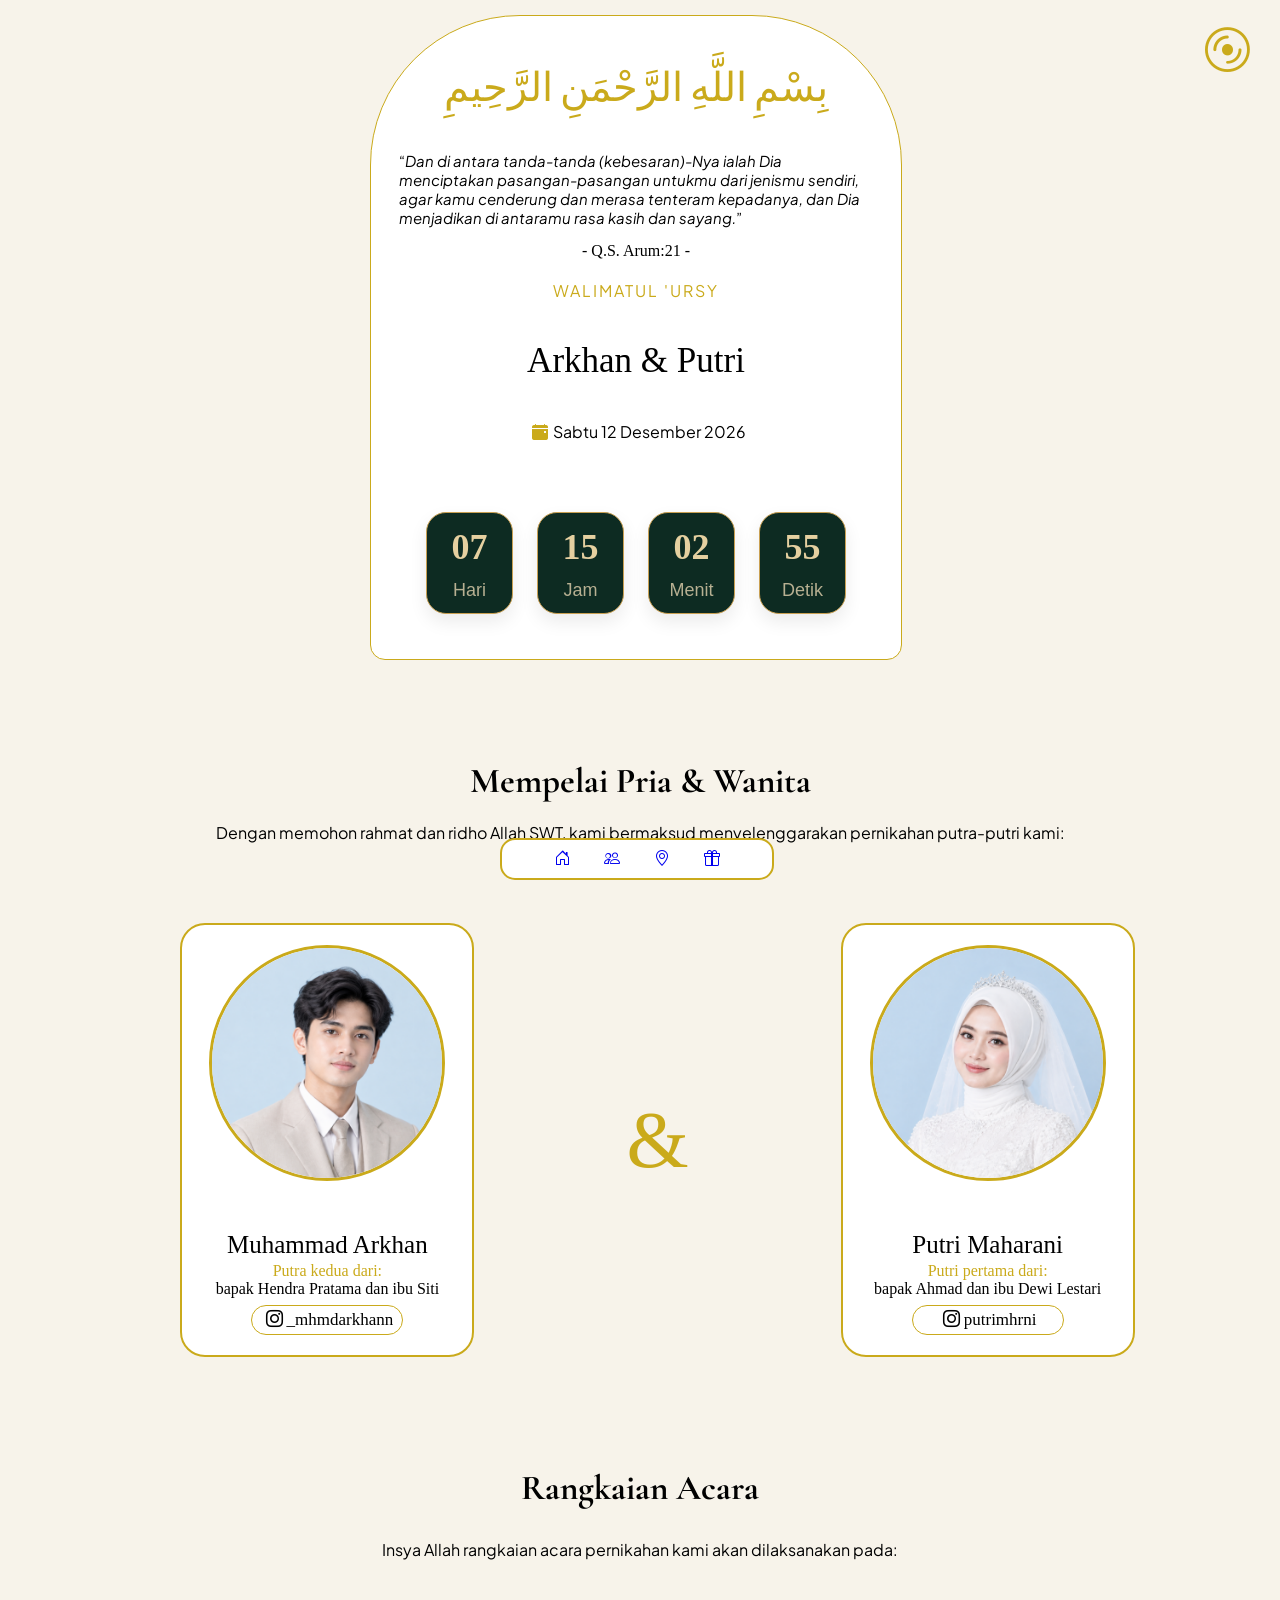
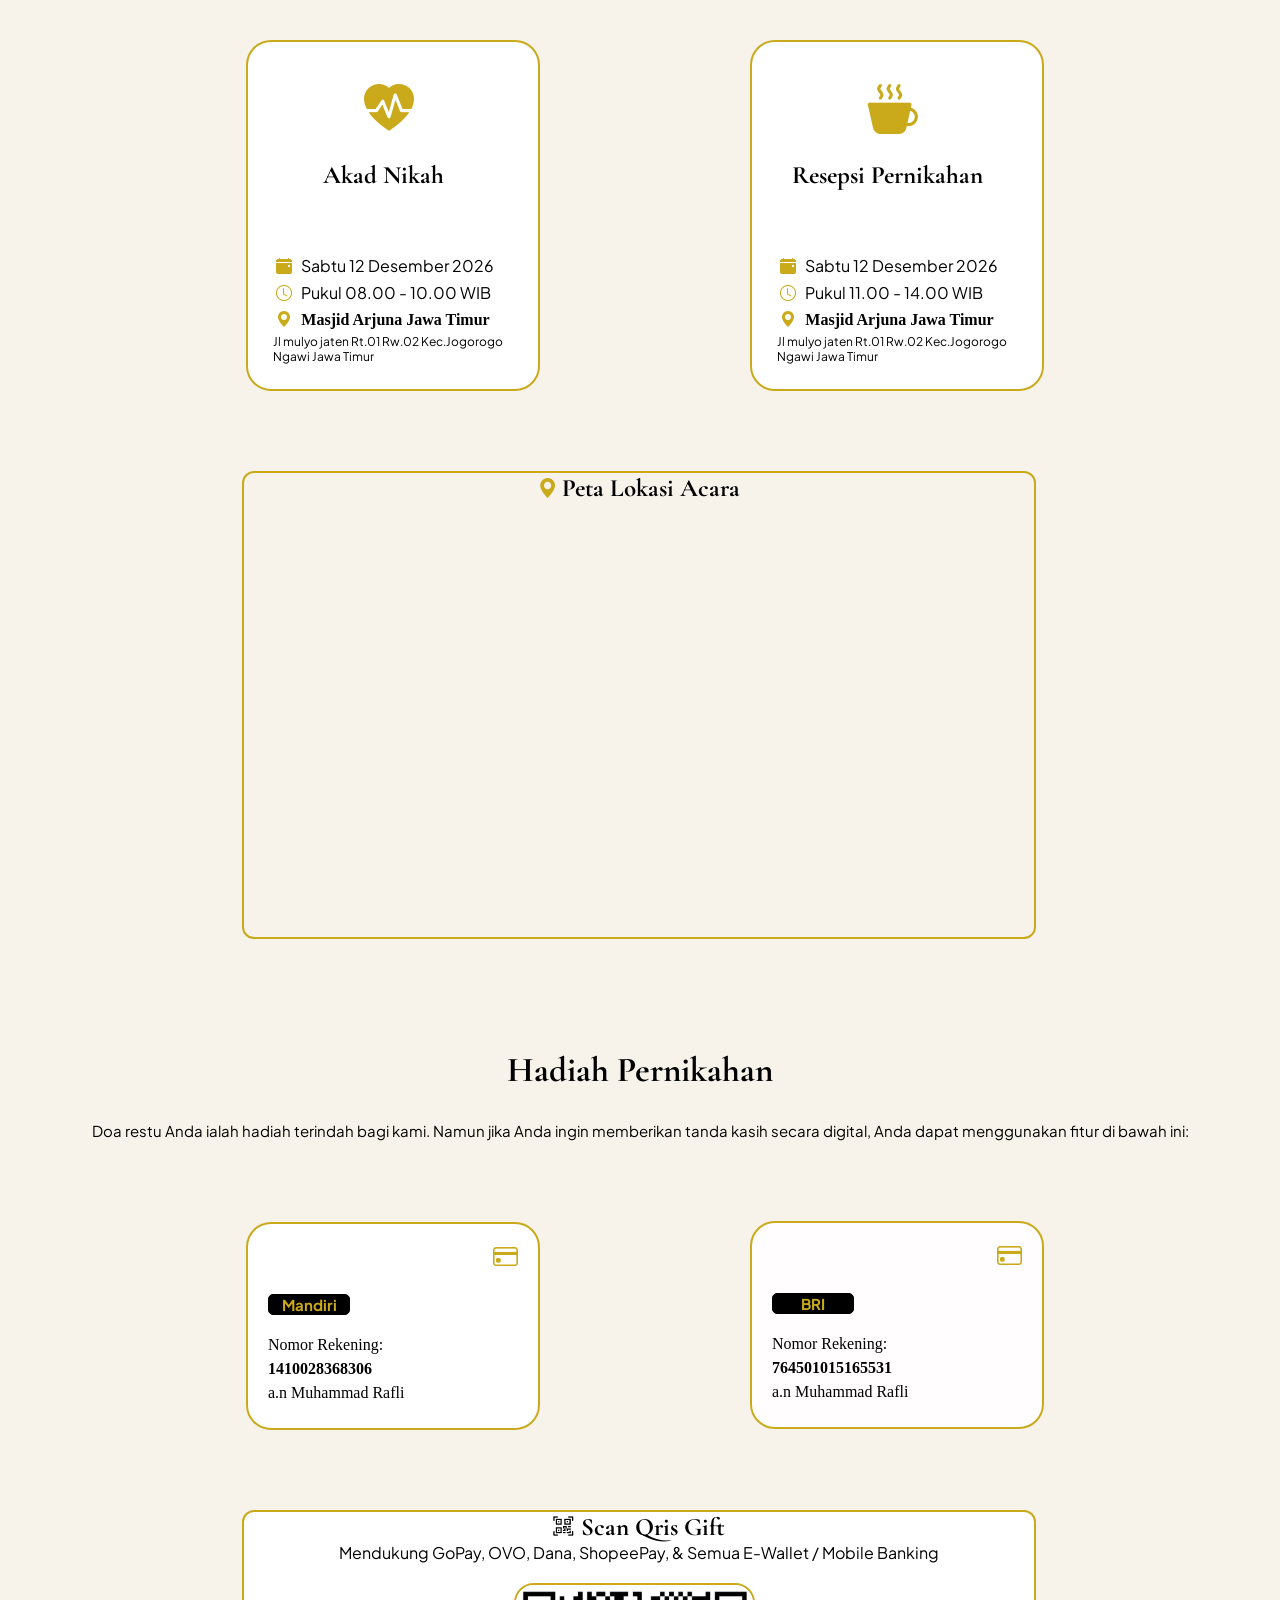
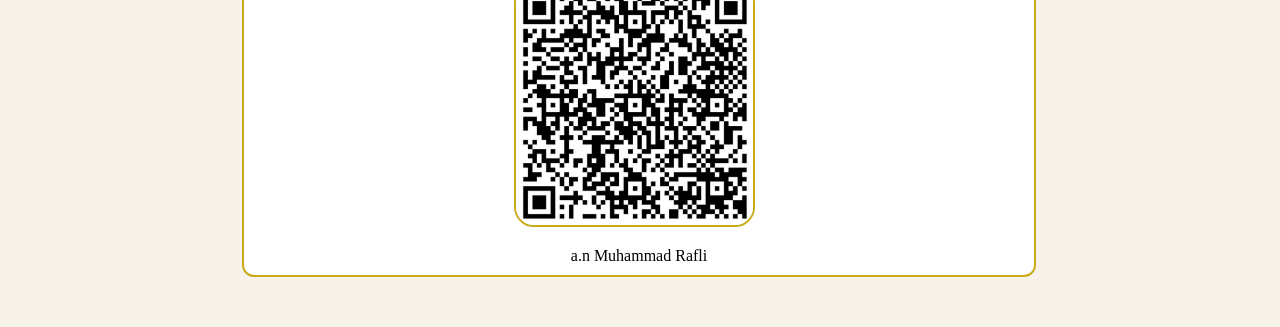
<file: undangan.html>
<!DOCTYPE html>
<html lang="en">
<head>
    <meta charset="UTF-8">
    <meta name="viewport" content="width=device-width, initial-scale=1.0">
    <title>Undangan digital</title>
    <link rel="stylesheet" href="undangan_style.css">

    <link rel="preconnect" href="https://fonts.googleapis.com">
    <link rel="preconnect" href="https://fonts.gstatic.com" crossorigin>
    <link href="https://fonts.googleapis.com/css2?family=Cormorant+Garamond:ital,wght@0,400;0,600;1,400&family=Plus+Jakarta+Sans:wght@400;500;600&display=swap" rel="stylesheet">
    <link rel="stylesheet" href="https://cdn.jsdelivr.net/npm/bootstrap-icons@1.13.2/font/bootstrap-icons.min.css">
</head>

<body>

    <div class="container-menu">
        <div>
            <a href="#slide-pertama"><i class="bi-house-door"></i></a>
            <a href="#slide-kedua"><i class="bi-people"></i></a>
            <a href="#slide-ketiga" ><i class="bi-geo-alt"></i></a>
            <a href="#slide-keempat"><i class="bi-gift"></i></a>
        </div>
    </div>

    <div id="audio-container">
        <audio id="song" loop>
            <source src="asset/mp3/audio.mp3" type="audio/mpeg">
        </audio>

        <div class="audio-icon-wrapper" id="audioBtn">
            <i class="bi bi-disc"></i>
        </div>
    </div>

    <div class="first-slide" id="slide-pertama">
        <div class="mempelai">
            <blockquote id="bismilah">
                بِسْمِ اللَّهِ الرَّحْمَنِ الرَّحِيمِ
            </blockquote>

            <q id="surah-arum"><i>Dan di antara tanda-tanda (kebesaran)-Nya ialah Dia menciptakan pasangan-pasangan untukmu dari jenismu sendiri, agar kamu cenderung dan merasa tenteram kepadanya, dan Dia menjadikan di antaramu rasa kasih dan sayang.</i></q>
            <p id="nama-surah">- Q.S. Arum:21 -</p>

            <p id="walimatul">WALIMATUL 'URSY</p>
            <p id="name">Arkhan & Putri</p>
            <p id="day"><i class="bi bi-calendar-event-fill"></i>Sabtu 12 Desember 2026</p>

            <div class="countdown">
                <div class="countdown-box">
                    <span id="hari">00</span>
                    <p>Hari</p>
                </div>

                <div class="countdown-box">
                    <span id="jam">00</span>
                    <p>Jam</p>
                </div>

                <div class="countdown-box">
                    <span id="menit">00</span>
                    <p>Menit</p>
                </div>

                <div class="countdown-box">
                    <span id="detik">00</span>
                    <p>Detik</p>
                </div>
            </div>

        </div>
        
    </div >

        <div class="mempelai-pengantin" id="slide-kedua">
            <h3 id="header-mempelai">Mempelai Pria & Wanita</h3>
            <p>Dengan memohon rahmat dan ridho Allah SWT, kami bermaksud menyelenggarakan pernikahan putra-putri kami:</p>  
        </div>

    
    <div class="card-mempelai">
        <div class="mempelai-pria">
            <img src="asset/jpg/Pengantin pria.png" alt="gambar-pria">
            <p id="nama-pria">Muhammad Arkhan</p>
            <p id="anak-dari">Putra kedua dari:</p>
            <p>bapak Hendra Pratama dan ibu Siti</p>
            <p id="ig-pria"><i class="bi bi-instagram"></i>_mhmdarkhann</p>
        </div>

        <div class="dan">
            <p>&</p>
        </div>
        
         <div class="mempelai-wanita">
            <img src="asset/jpg/Pengantin wanita.png" alt="gambar-wanita">
            <p id="nama-wanita">Putri Maharani</p>
            <p id="anak-dari">Putri pertama dari:</p>
            <p>bapak Ahmad dan ibu Dewi Lestari</p>
            <p id="ig-wanita"><i class="bi bi-instagram"></i>putrimhrni</p>
        </div>      
    </div>

    <div class="pelaksanaan" id="slide-ketiga">
        <h3 id="header-pelaksanaan">Rangkaian Acara</h3>
        <p>Insya Allah rangkaian acara pernikahan kami akan dilaksanakan pada:</p>
    </div>

    <div class="card-pelaksanaan">
        <div class="akad-nikah">
            <i class="bi-heart-pulse-fill"></i>
            <b id="nama-acara-1">Akad Nikah</b>
            <p id="icon"><i class="bi-calendar-event-fill"></i>Sabtu 12 Desember 2026</p>
            <p id="jam-akad"><i class="bi-clock"></i>Pukul 08.00 - 10.00 WIB</p>
            <b><i class="bi-geo-alt-fill"></i>Masjid Arjuna Jawa Timur</b>
            <p id="jalan">Jl mulyo jaten Rt.01 Rw.02 Kec.Jogorogo Ngawi Jawa Timur</p>
        </div>

        <div class="resepsi">
            <i class="bi-cup-hot-fill"></i>
            <b id="nama-acara-2">Resepsi Pernikahan</b>
            <p id="icon"><i class="bi-calendar-event-fill"></i>Sabtu 12 Desember 2026</p>
            <p id="jam-resepsi"><i class="bi-clock"></i>Pukul 11.00 - 14.00 WIB</p>
            <b><i class="bi-geo-alt-fill"></i>Masjid Arjuna Jawa Timur</b>
            <p id="jalan">Jl mulyo jaten Rt.01 Rw.02 Kec.Jogorogo Ngawi Jawa Timur</p>
        </div>

    </div>

    <div class="lokasi" >
        <h3><i class="bi-geo-alt-fill"></i>Peta Lokasi Acara</h3>
        <div class="map">
            <iframe src="https://www.google.com/maps/embed?pb=!1m18!1m12!1m3!1d247.1979364326334!2d111.23728658903937!3d-7.556764553412931!2m3!1f0!2f0!3f0!3m2!1i1024!2i768!4f13.1!3m3!1m2!1s0x2e79f305875b77e9%3A0xf40919f943d52fe6!2sMasjid%20arjuno!5e0!3m2!1sid!2sid!4v1792265053072!5m2!1sid!2sid"
            width="600" 
            height="450" 
            style="border:0;
            " allowfullscreen="" 
            loading="lazy" 
            referrerpolicy="strict-origin-when-cross-origin"
            ></iframe>
        </div>
    </div>

    <div class="hadiah-pernikahan" id="slide-keempat">
        <h3>Hadiah Pernikahan</h3>
        <p>Doa restu Anda ialah hadiah terindah bagi kami. Namun jika Anda ingin memberikan tanda kasih secara digital, Anda dapat menggunakan fitur di bawah ini:</p>
    </div>
    
    <div class="card-hadiah">
        <div class="mandiri">
            <i class="bi-credit-card"></i>
            <p id="bank-m">Mandiri</p>
            <p id="norek">Nomor Rekening:</p>
            <b>1410028368306</b>
            <p id="nomor">a.n Muhammad Rafli</p>
        </div>

        <div class="bri">
            <i class="bi-credit-card"></i>
            <p id="bank-b">BRI</p>
            <p id="norek">Nomor Rekening:</p>
            <b>764501015165531</b>
            <p id="nomor">a.n Muhammad Rafli</p>
        </div>
    </div>

    <div class="qris">
        <h5><i class="bi-qr-code-scan"></i>Scan Qris Gift</h5>
        <p>Mendukung GoPay, OVO, Dana, ShopeePay, & Semua E-Wallet / Mobile Banking</p>
        <img src="asset/jpg/qriss.jpeg" alt="scan-qr">
        <p id="nama-qr">a.n Muhammad Rafli</p>
    </div>

</body>

<script src="script.js"></script>

</html>
</file>
<file: undangan_style.css>
*{
    margin: 0;
    padding: 0;
    
}

html{
    scroll-behavior: smooth;
}

body{
    background-color: #F7F3EA;
}

.mempelai{
    display: flex;
    flex-direction: column;
    justify-content: center;
    align-items: center;
    border: 1px solid #caaa1b;
    width:500px;
    margin-left: 370px;
    margin-top: 15px;
    padding: 15px;
    border-radius: 150px 150px 15px 15px;
    background-color: white;

}

.mempelai p i{
    color: #caaa1b;
    margin: 5px;
}

#bismilah{
    margin-top: 15px;
    font-size: 40px;
    padding: 13px;
    color: #caaa1b;
    font-family: 'Plus Jakarta Sans', sans-serif;

}

#surah-arum{
    margin-top: 15px;
    font-size: 15px;
    margin-bottom: 2px;
    padding: 13px;
    font-family: 'Plus Jakarta Sans', sans-serif;

}



#walimatul{
    margin:20px;
    color: #caaa1b;
    font-family: 'Plus Jakarta Sans', sans-serif;
    letter-spacing: 2px;
}

#name{
    margin:20px;
    font-size: 35px;
}

#day{
    margin: 20px;
    margin-bottom: 40px;
    font-family: 'Plus Jakarta Sans', sans-serif;
}

.first-slide{
    background-color: #F7F3EA;
    scroll-margin-top: 70px; 
}

#header-mempelai{
    font-size: 35px;
    margin: 20px;
    font-family: 'Cormorant Garamond', serif;
    scroll-margin-top: 70px; 
}

.mempelai-pengantin{
    display: flex;
    flex-direction: column;
    align-items: center;
    justify-content: center;
    margin: 80px;
}

.mempelai-pengantin p{
    font-family: 'Plus Jakarta Sans', sans-serif;
}

.card-mempelai{
    display: flex;
    align-items: center;
    justify-content: center;
    gap: 2px;
}


.mempelai-pria{
    display: flex;
    flex-direction: column;
    width: 250px;
    border: 2px solid #caaa1b;
    border-radius: 25px;
    align-items: center;
    justify-content: center;
    padding: 20px;
    margin-left: 145px ;
    background-color: white;

    transition: all 0.3s ease;
}

.mempelai-pria:hover{
    box-shadow: 0 0 0 2px #caaa1b; 
    transform: translateY(-2px); 
}

.mempelai-pria img{
    border: 3px solid #caaa1b;
    border-radius: 1000px;
    width: 230px;
}

#nama-pria{
    margin-top: 50px;
    font-size: 25px;
    margin-bottom: 3px;
}

#ig-pria{
    display: flex;
    align-items: center;
    justify-content: center;
    margin-top: 7px;
    width: 150px;
    font-size: 17px;
    border: 1px solid #caaa1b;
    border-radius: 50px;
    transition: all 0.3s ease;
    transition-delay: 0.1s;
}

#ig-pria:hover{
    background-color: #caaa1b;
    color: white;
}

#ig-pria i{
    margin: 4px;
}

.dan{
    display: flex;
    align-items: center;
    justify-content: center;
    font-size: 80px;
    margin-left: 150px;
    color: #caaa1b;

}

.mempelai-wanita{
    display: flex;
    flex-direction: column;
    width: 250px;
    border: 2px solid #caaa1b;
    border-radius: 25px;
    align-items: center;
    justify-content: center;
    padding: 20px;
    margin-left: 150px ;
    margin-right: 110px;
    background-color: white;

    transition: all 0.3s ease;
}

.mempelai-wanita:hover{
    box-shadow: 0 0 0 2px #caaa1b; 
    transform: translateY(-2px); 
}

.mempelai-wanita img{
    border: 3px solid #caaa1b;
    border-radius: 1000px;
    width: 230px;
}

#nama-wanita{
    margin-top: 50px;
    font-size: 25px;
    margin-bottom: 3px;

}

#ig-wanita{
    display: flex;
    align-items: center;
    justify-content: center;
    margin-top: 7px;
    width: 150px;
    font-size: 17px;
    border: 1px solid #caaa1b;
    border-radius: 50px;
    transition: all 0.3s ease;
    transition-delay: 0.1s;
}

#ig-wanita:hover{
    background-color: #caaa1b;
    color: white;
}

#ig-wanita i{
    margin:4px;
}

#anak-dari{
    color: #caaa1b;
}

#header-pelaksanaan{
    font-size: 35px;
    margin: 30px;
    font-family: 'Cormorant Garamond', serif;
    scroll-margin-top: 70px; 
}

.pelaksanaan{
    display: flex;
    flex-direction: column;
    align-items: center;
    justify-content: center;
    margin: 80px;
   
}

.pelaksanaan p{
    font-family: 'Plus Jakarta Sans', sans-serif;
}

.card-pelaksanaan{
    display: flex;
    align-items: center;
    justify-content: center;
    gap: 40px;
}


.akad-nikah{
    display: flex;
    flex-direction: column;
    width: 250px;
    border: 2px solid #caaa1b;
    border-radius: 25px;
    align-items: center;
    justify-content: center;
    padding: 20px;
    margin-left: 10px ;
    background-color: white;
    
    transition: all 0.3s ease;
}

.akad-nikah:hover{
    box-shadow: 0 0 0 2px #caaa1b; 
    transform: translateY(-2px);
}

.akad-nikah i{
    margin-right: 9px;

}

#icon{
    margin-right: 21px;
}

#jam-akad{
    margin-right: 25px;
    margin-top: 1px;
    margin-bottom: 8px;

}

.akad-nikah b{
    margin-right: 20px;
}


.resepsi{
    display: flex;
    flex-direction: column;
    width: 250px;
    border: 2px solid #caaa1b;
    border-radius: 25px;
    align-items: center;
    justify-content: center;
    padding: 20px;
    margin-left: 170px ;
    background-color: white; 
    
    transition: all 0.3s ease;
}

.resepsi:hover{
    box-shadow: 0 0 0 2px #caaa1b; 
    transform: translateY(-2px);
}

.resepsi i{
    margin-right: 9px;
}

#jam-resepsi{
    margin-right: 37px;
    margin-top: 1px;
    margin-bottom: 8px;
}

.resepsi b{
    margin-right: 20px;
}

#jalan{
    font-size: 12px;
}
.bi-calendar-event-fill{
    color: #caaa1b;
}
.bi-clock{
    color: #caaa1b;
}

.bi-geo-alt-fill{
    color: #caaa1b;
}

#nama-acara-1{
    margin-top: 20px;
    margin-bottom: 60px;
    font-size: 25px;
    font-family: 'Cormorant Garamond', serif;
}

#nama-acara-2{
    margin-top: 20px;
    margin-bottom: 60px;
    font-size: 25px;
    font-family: 'Cormorant Garamond', serif;
}

.bi-cup-hot-fill{
    font-size: 50px;
    padding-top: 20px;
    color:#caaa1b;
}

.bi-heart-pulse-fill{
    font-size: 50px;
    padding-top: 20px;
    color: #caaa1b;
}

.lokasi{
    display: flex;
    flex-direction: column;
    justify-content: center;
    width: 790px;
    border: 2px solid #caaa1b;
    border-radius: 12px;
    margin-left: 242px;
    margin-top: 80px;
    margin-bottom: 50px;
}

.lokasi h3{
    font-family: 'Cormorant Garamond', serif;
    font-size: 25px;
    display: flex;
    justify-content: center;
}

.lokasi h3 i{
    font-size: 20px;
    margin-top: 4px;
    margin-right: 4px;
}

.map iframe{
    margin-left: 20px;
    margin-right: 20px;
    margin-top: 20px;
    margin-bottom: 10px;
    width: 750px;
    height: 400px;
    border-radius: 12px;
}

.countdown {
    display: flex;
    justify-content: center;
    align-items: center;
    gap: 24px;
    flex-wrap: wrap;
    margin: 30px auto;
}

.countdown-box {
    width: 85px;
    height: 100px;
    background-color: #0D2B22;
    border: 1px solid #C9A052;
    border-radius: 20px;
    box-shadow: 0 8px 18px rgba(0, 0, 0, 0.08);

    display: flex;
    flex-direction: column;
    justify-content: center;
    align-items: center;
}

.countdown-box span {
    font-family: Georgia, serif;
    font-size: 36px;
    font-weight: bold;
    color: #E5D0A0;
}

.countdown-box p {
    font-family: Arial, sans-serif;
    font-size: 18px;
    color: #B7B092;
    margin: 12px 0 0;
}

.btn-buka{
    width: 225px;
    height: 45px;
    border: 1px solid black;
    border-radius: 30px;
    cursor: pointer;
}

.card-pelaksanaan p {
    margin: 5px;
    font-family: 'Plus Jakarta Sans', sans-serif;
}

.hadiah-pernikahan{
    display: flex;
    flex-direction: column;
    align-items: center;
    justify-content: center;
    margin: 80px;
    scroll-margin-top: 70px; 
}
.hadiah-pernikahan h3 {
    font-size: 35px;
    margin: 30px;
    font-family: 'Cormorant Garamond', serif;
}

.hadiah-pernikahan p{
    font-family: 'Plus Jakarta Sans', sans-serif;
    font-size: 15px;
}

.card-hadiah{
    display: flex;
    align-items: center;
    justify-content: center;
    gap: 40px;
}

.mandiri{
    display: flex;
    flex-direction: column;
    width: 250px;
    border: 2px solid #caaa1b;
    border-radius: 25px;
    padding: 20px;
    margin-left: 10px ;
    background-color: white;  
    font-family: Georgia, serif;
    margin-top: 2px;
    transition: all 0.3s ease;
    transition-delay: 0.1s;
}

.mandiri:hover{
    box-shadow: 0 0 0 2px #caaa1b; 
    transform: translateY(-2px);
}

.bri{
    display: flex;
    flex-direction: column;
    width: 250px;
    border: 2px solid #caaa1b;
    border-radius: 25px;
    padding: 20px;
    margin-left: 170px ;
    background-color: rgb(255, 253, 253); 
    font-family: Georgia, serif;
    transition: all 0.3s ease;
    transition-delay: 0.1s;
    
}

.bri:hover{
    box-shadow: 0 0 0 2px #caaa1b; 
    transform: translateY(-2px);
}


#bank-m{
    border: 1px solid black;
    border-radius: 5px;
    width: 80px;
    display: flex;
    justify-content: center;
    align-items: center;
    font-size: 15px;
    color: #caaa1b;
    background-color: black;
    margin-bottom: 15px;
    font-family: 'Plus Jakarta Sans', sans-serif;
    font-weight: bold;
    
}

#bank-b{
    border: 1px solid black;
    border-radius: 5px;
    width: 80px;
    display: flex;
    justify-content: center;
    font-size: 15px;
    color: #caaa1b;
    background-color: black;
    margin-bottom: 15px;
    font-family: 'Plus Jakarta Sans', sans-serif;
    font-weight: bold;
}

#norek{
    margin-top: 6px;
    margin-bottom: 6px;
}

#nomor{
    margin-top: 6px;
    margin-bottom: 6px;
}

.bi-credit-card{
    font-size: 25px;
    display: flex;
    justify-content: right;
    margin-bottom: 25px;
    color: #caaa1b;

}

.qris{
    display: flex;
    flex-direction: column;
    justify-content: center;
    width: 790px;
    border: 2px solid #caaa1b;
    border-radius: 12px;
    margin-left: 242px;
    margin-top: 80px;
    margin-bottom: 50px;
    background-color: white;

}

.qris h5{
    font-family: 'Cormorant Garamond', serif;
    font-size: 25px;
    display: flex;
    justify-content: center;
}

.qris p{

    display: flex;
    justify-content: center;
    font-family: 'Plus Jakarta Sans', sans-serif;
}

.qris img{
    display: flex;
    justify-content: center;
    align-items: center;
    width: 30%;
    margin-left: 270px;
    margin-top: 20px;
    margin-bottom: 20px;
    border: 2px solid #caaa1b;
    border-radius: 20px;
    background-color: white;
    transition: all 0.3s ease;
    transition-delay: 0.1s;
}

.qris img:hover{
    box-shadow: 0 0 0 2px #caaa1b; 
    transform: translateY(-2px);
}


#nama-qr{
    font-family: Georgia, serif;
    margin-bottom: 10px;
}

.bi-qr-code-scan{
    display: flex;
    gap: 7px;
    font-size: 20px;
    margin-top: 4px;
    margin-right: 8px;
}


.audio-icon-wrapper {
    cursor: pointer;
    display: flex;
    font-size: 2.8rem;
    color: #caaa1b;
    display: flex;
    align-items: right;
    justify-content: right;
    margin: 15px;

    position: fixed;
    top: 10px;
    right: 15px;
    z-index: 9999;
    cursor: pointer;

}

.spin {
    animation: spin 3s linear infinite;
}

@keyframes spin {
    to { transform: rotate(360deg); }
}

.container-menu{
    border: 2px solid #caaa1b;
    border-radius: 15px;
    width: 250px;
    padding: 10px;
    display: flex;
    align-items: center;
    justify-content: center;
    margin-left: 500px;
    background-color: white;
    
    position: fixed;
    bottom: 20px;
    
    z-index: 9999;
    cursor: pointer;
}

.container-menu:hover{
    box-shadow: 0 0 0 1px #caaa1b; 
    transform: translateY(-2px);
    transition: all 0.3s ease;
    transition-delay: 0.1s;
}
.container-menu i{
    margin: 0 15px;
    color: rgb(0, 0, 0,);
}

.container-menu i:hover{
    color: #caaa1b;

}
</file>
